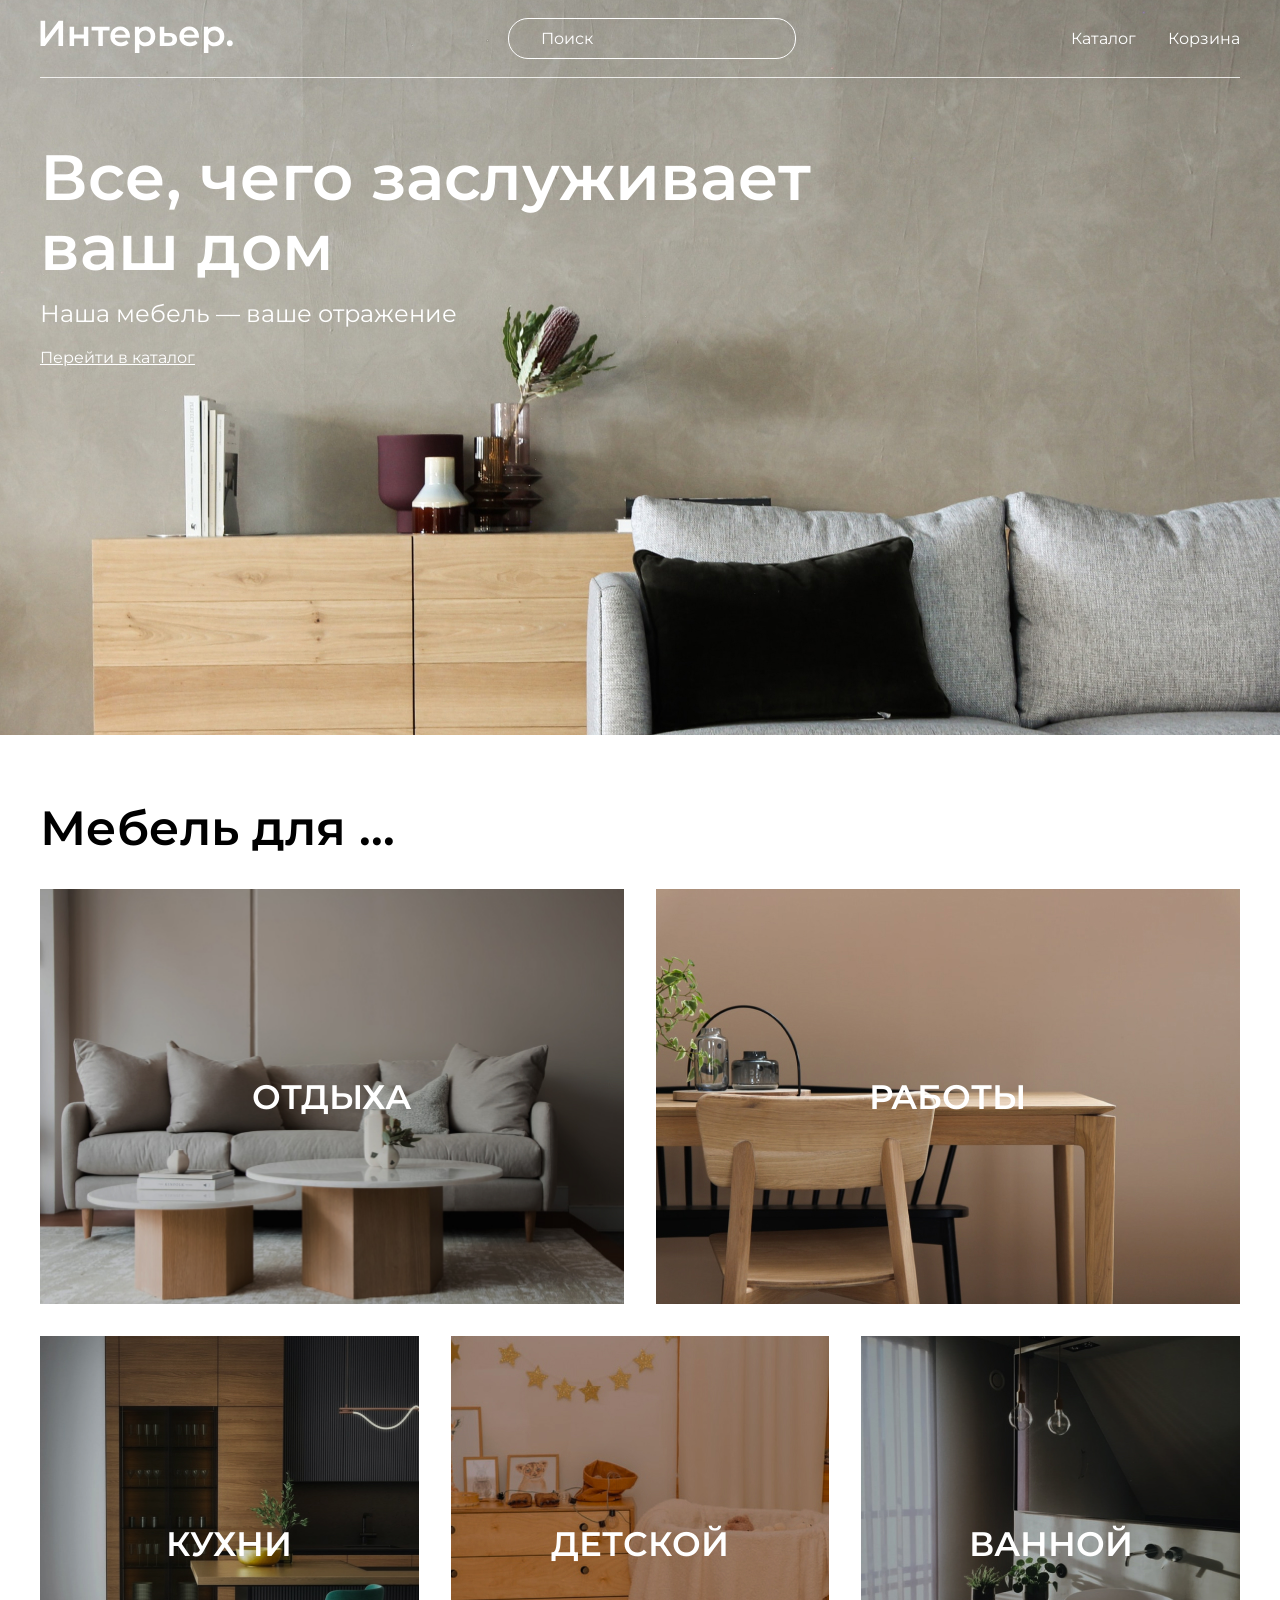
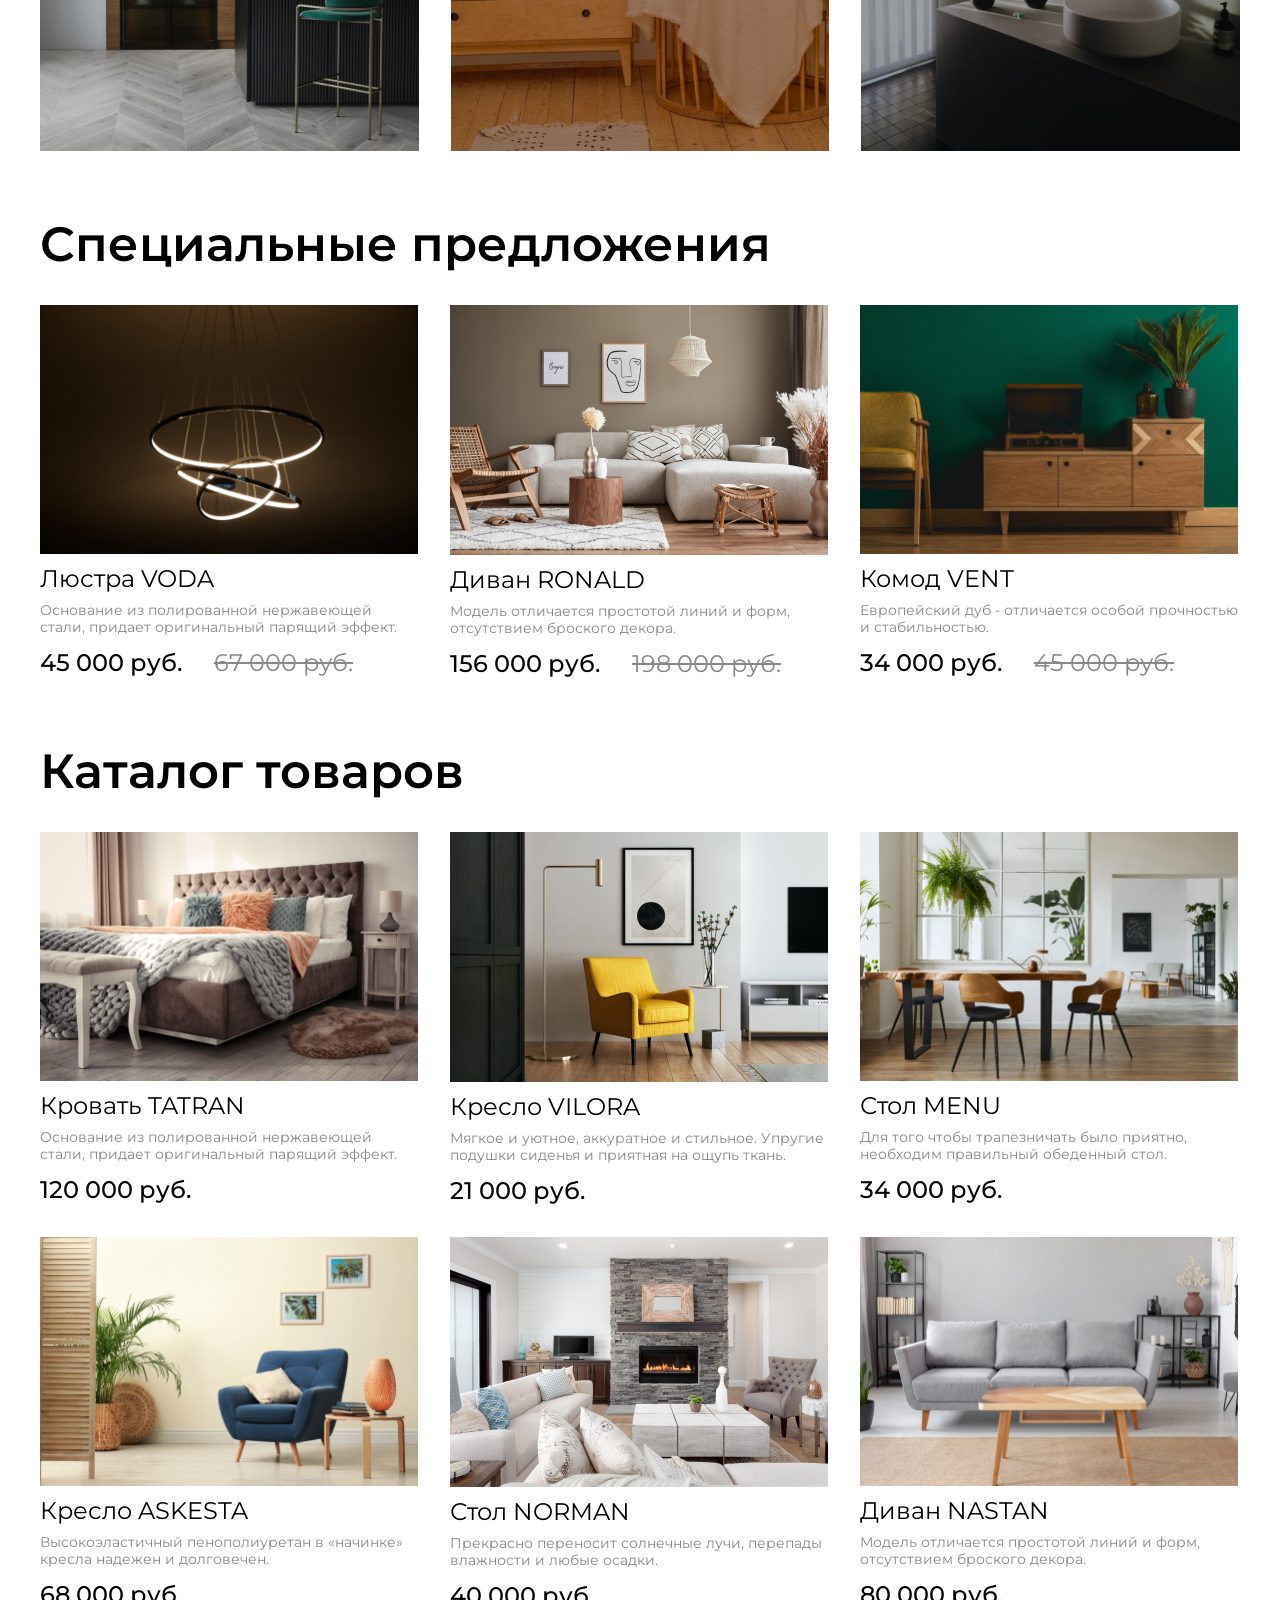
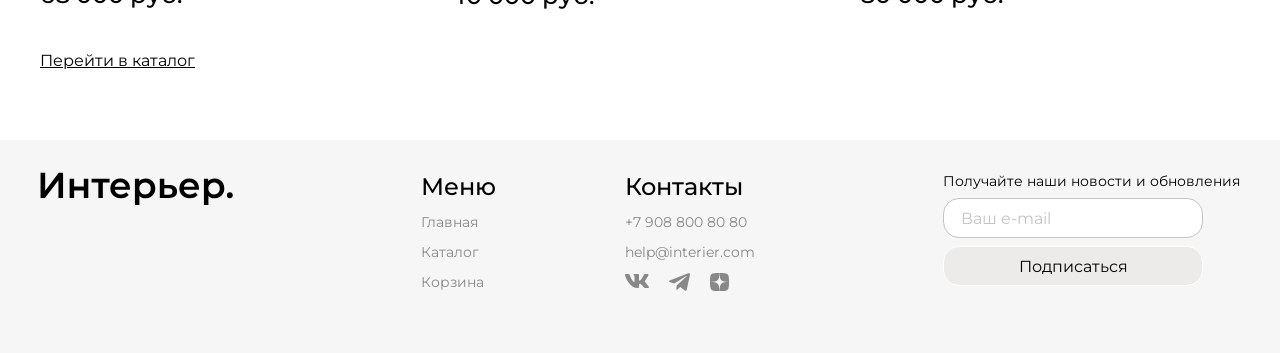
<file: index.html>
<!DOCTYPE html>
<html lang="ru">

<head>
    <meta charset="UTF-8">
    <meta name="viewport" content="width=device-width, initial-scale=1.0">
    <title>Главная - Мебель для дома</title>
    <link rel="preconnect" href="https://fonts.googleapis.com">
    <link rel="preconnect" href="https://fonts.gstatic.com" crossorigin>
    <link href="https://fonts.googleapis.com/css2?family=Montserrat:wght@400;500;600&display=swap" rel="stylesheet">
    <link rel="stylesheet" href="style.css">
</head>

<body>
    <div class="hero hero_main center">
        <header class="header">
            <a class="header__logo" href="index.html">
                <img src="img/logo.svg" alt="Логотип">
            </a>
            <input class="header__search" placeholder="Поиск" type="text">
            <nav class="header__nav">
                <a class="header__link" href="catalog.html">Каталог</a>
                <a class="header__link" href="cart.html">Корзина</a>
            </nav>
        </header>

        <section class="hero__content">
            <h1 class="hero__title hero__title_main">Все, чего заслуживает ваш дом</h1>
            <p class="hero__text">Наша мебель — ваше отражение</p>
            <a class="hero__link" href="catalog.html">Перейти в каталог</a>
        </section>
    </div>

    <div class="center">
        <h2 class="section__title">Мебель для ...</h2>
        <div class="categories">
            <div class="categories__item categories__item_large categories__item_living-room">ОТДЫХА</div>
            <div class="categories__item categories__item_large categories__item_office">РАБОТЫ</div>
            <div class="categories__item categories__item_kitchen">КУХНИ</div>
            <div class="categories__item categories__item_kids">ДЕТСКОЙ</div>
            <div class="categories__item categories__item_bathroom">ВАННОЙ</div>
        </div>
    </div>

    <div class="products products_main center">
        <h2 class="section__title">Специальные предложения</h2>
        <section class="product__content">
            <article class="product">
                <img src="img/VODA.jpg" alt="Люстра VODA" class="product__image">
                <a class="product__name" href="catalog.html">Люстра VODA</a>
                <p class="product__description">Основание из полированной нержавеющей стали, придает оригинальный парящий эффект.</p>
                <div class="product__prices">
                    <p class="product__price product__price_new">45 000 руб.</p>
                    <p class="product__price">67 000 руб.</p>
                </div>
            </article>
            <article class="product">
                <img src="img/RONALD.jpg" alt="Диван RONALD" class="product__image">
                <a class="product__name" href="catalog.html">Диван RONALD</a>
                <p class="product__description">Модель отличается простотой линий и форм, отсутствием броского декора.</p>
                <div class="product__prices">
                    <p class="product__price product__price_new">156 000 руб.</p>
                    <p class="product__price">198 000 руб.</p>
                </div>
            </article>
            <article class="product">
                <img src="img/VENT.jpg" alt="Комод VENT" class="product__image">
                <a class="product__name" href="catalog.html">Комод VENT</a>
                <p class="product__description">Европейский дуб - отличается особой прочностью и стабильностью.</p>
                <div class="product__prices">
                    <p class="product__price product__price_new">34 000 руб.</p>
                    <p class="product__price">45 000 руб.</p>
                </div>
            </article>
        </section>

        <h2 class="section__title">Каталог товаров</h2>
        <section class="product__content">
            <article class="product">
                <img src="img/TATRAN.jpg" alt="Кровать TATRAN" class="product__image">
                <a class="product__name" href="catalog.html">Кровать TATRAN</a>
                <p class="product__description">Основание из полированной нержавеющей стали, придает оригинальный парящий эффект.</p>
                <p class="product__price product__price_new">120 000 руб.</p>
            </article>
            <article class="product">
                <img src="img/VILORA.jpg" alt="Кресло VILORA" class="product__image">
                <a class="product__name" href="catalog.html">Кресло VILORA</a>
                <p class="product__description">Мягкое и уютное, аккуратное и стильное. Упругие подушки сиденья и приятная на ощупь ткань.</p>
                <p class="product__price product__price_new">21 000 руб.</p>
            </article>
            <article class="product">
                <img src="img/MENU.jpg" alt="Стол MENU" class="product__image">
                <a class="product__name" href="catalog.html">Стол MENU</a>
                <p class="product__description">Для того чтобы трапезничать было приятно, необходим правильный обеденный стол.</p>
                <p class="product__price product__price_new">34 000 руб.</p>
            </article>
            <article class="product">
                <img src="img/ASKESTA.jpg" alt="Кресло ASKESTA" class="product__image">
                <a class="product__name" href="catalog.html">Кресло ASKESTA</a>
                <p class="product__description">Высокоэластичный пенополиуретан в «начинке» кресла надежен и долговечен.</p>
                <p class="product__price product__price_new">68 000 руб.</p>
            </article>
            <article class="product">
                <img src="img/NORMAN.jpg" alt="Стол NORMAN" class="product__image">
                <a class="product__name" href="catalog.html">Стол NORMAN</a>
                <p class="product__description">Прекрасно переносит солнечные лучи, перепады влажности и любые осадки.</p>
                <p class="product__price product__price_new">40 000 руб.</p>
            </article>
            <article class="product">
                <img src="img/NASTAN.jpg" alt="Диван NASTAN" class="product__image">
                <a class="product__name" href="catalog.html">Диван NASTAN</a>
                <p class="product__description">Модель отличается простотой линий и форм, отсутствием броского декора.</p>
                <p class="product__price product__price_new">80 000 руб.</p>
            </article>
        </section>
    </div>

    <div class="links links_main center">
        <a class="section__link" href="catalog.html">Перейти в каталог</a>
    </div>

    <footer class="footer center">
        <a class="footer__logo" href="index.html">
            <img src="img/logo-footer.svg" alt="Логотип">
        </a>
        <div class="footer__content">
            <div class="footer__section">
                <h4 class="footer__title">Меню</h4>
                <nav class="footer__nav">
                    <a class="footer__link" href="index.html">Главная</a>
                    <a class="footer__link" href="catalog.html">Каталог</a>
                    <a class="footer__link" href="cart.html">Корзина</a>
                </nav>
            </div>

            <div class="footer__section">
                <h4 class="footer__title">Контакты</h4>
                <a class="footer__link" href="tel:+79088008080">+7 908 800 80 80</a>
                <a class="footer__link" href="mailto:help@interier.com">help@interier.com</a>
                <div class="footer__social">
                    <a class="footer__social-link" href="https://vk.com" target="_blank" rel="noopener">
                        <img src="img/vk.svg" alt="ВКонтакте">
                    </a>
                    <a class="footer__social-link" href="https://t.me" target="_blank" rel="noopener">
                        <img src="img/telegram.svg" alt="Telegram">
                    </a>
                    <a class="footer__social-link" href="https://dzen.ru" target="_blank" rel="noopener">
                        <img src="img/dzen.svg" alt="Дзен">
                    </a>
                </div>
            </div>
        </div>

        <form class="footer__subscribe" action="#" method="post">
            <p class="footer__subscribe-text">Получайте наши новости и обновления</p>
            <input class="footer__input" placeholder="Ваш e-mail" type="email" name="email" required>
            <button class="footer__submit" type="submit">Подписаться</button>
        </form>
    </footer>
</body>
</html>
</file>
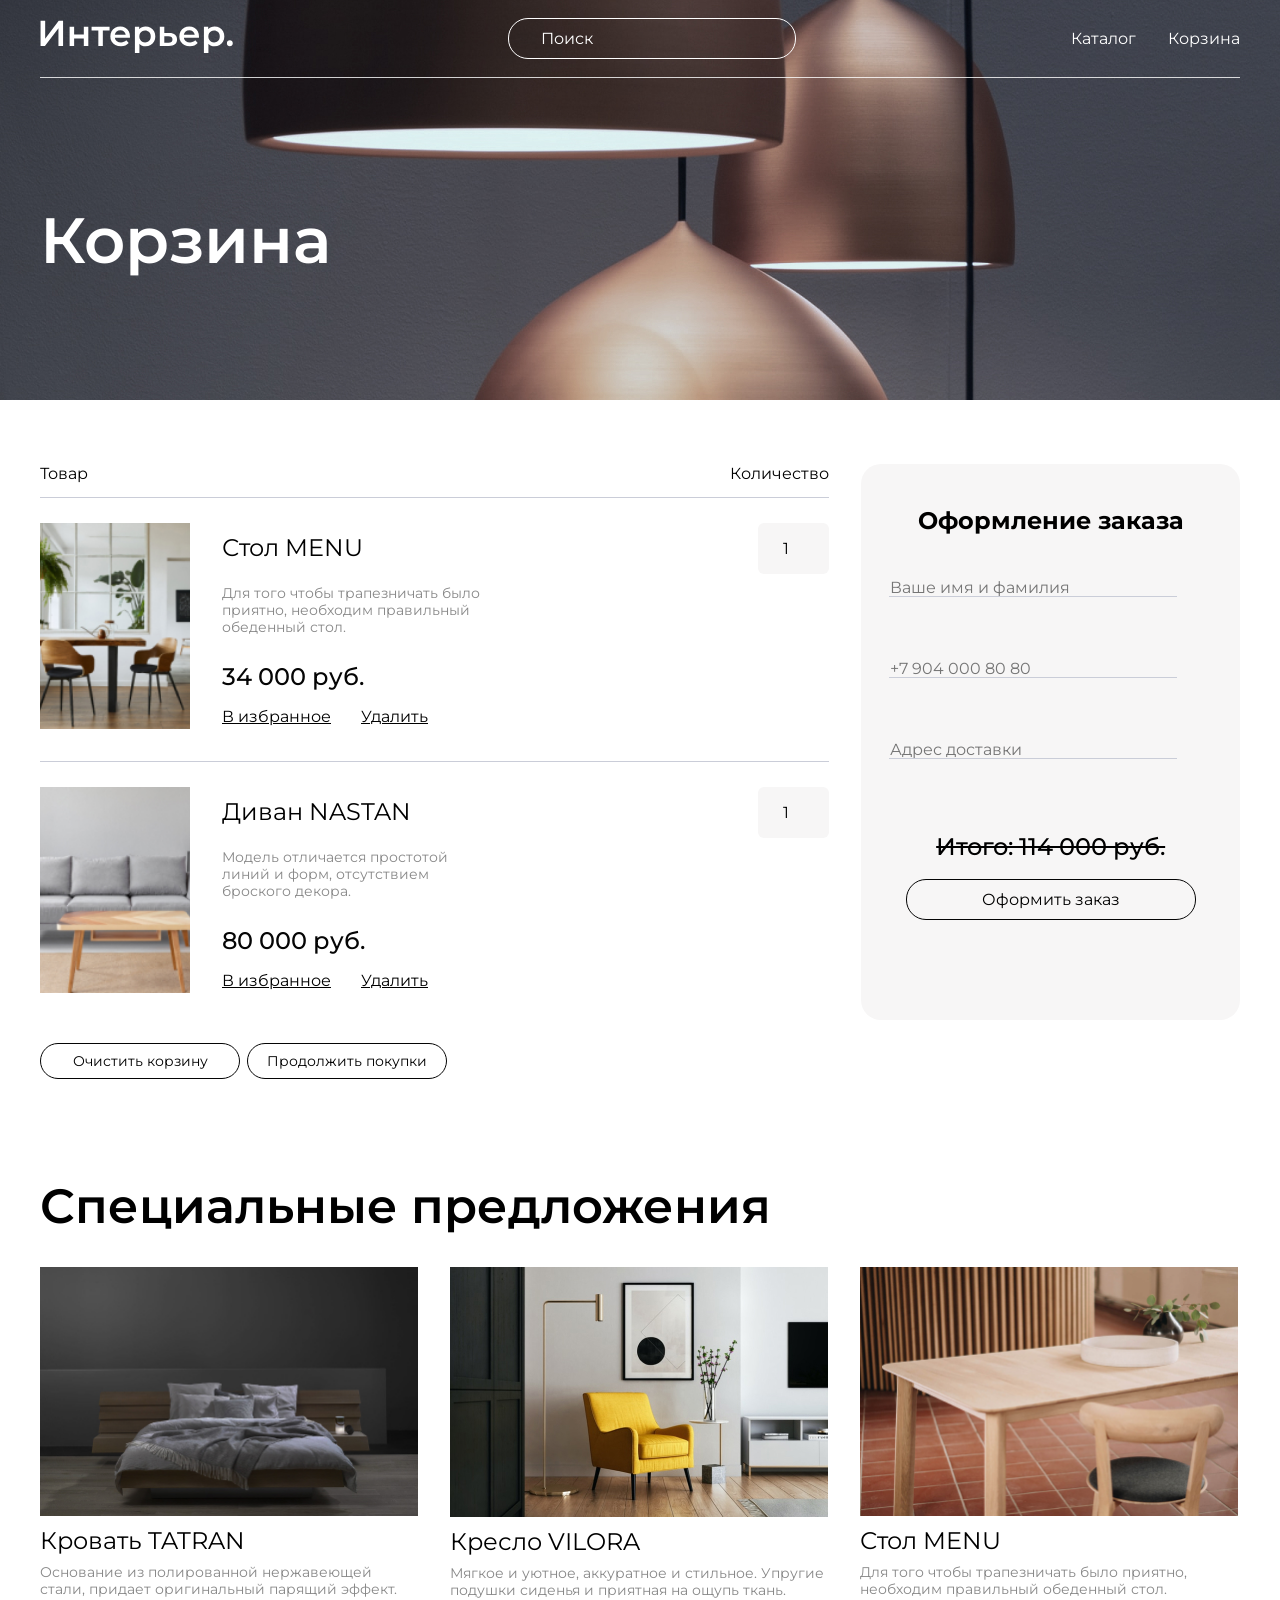
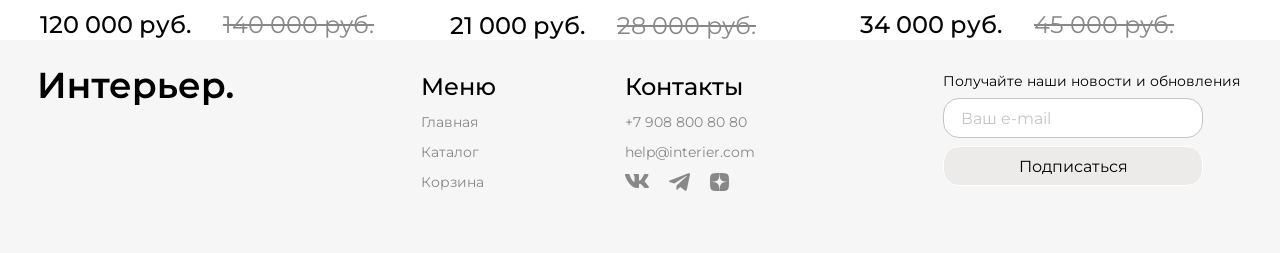
<file: cart.html>
<!DOCTYPE html>
<html lang="ru">

<head>
    <meta charset="UTF-8">
    <meta name="viewport" content="width=device-width, initial-scale=1.0">
    <title>Корзина</title>
    <link rel="preconnect" href="https://fonts.googleapis.com">
    <link rel="preconnect" href="https://fonts.gstatic.com" crossorigin>
    <link href="https://fonts.googleapis.com/css2?family=Montserrat:wght@400;500;600&display=swap" rel="stylesheet">
    <link rel="stylesheet" href="style.css">
</head>

<body>
    <div class="cart-page__hero center">
        <header class="header">
            <a class="header__logo" href="index.html">
                <img src="img/logo.svg" alt="Логотип">
            </a>
            <input class="header__search" placeholder="Поиск" type="text">
            <nav class="header__nav">
                <a class="header__link" href="catalog.html">Каталог</a>
                <a class="header__link" href="cart.html">Корзина</a>
            </nav>
        </header>

        <section class="hero__content">
            <h1 class="cart-page__title">Корзина</h1>
        </section>
    </div>

    <div class="cart center">
        <div class="cart__content">
            <div class="cart__header">
                <p>Товар</p>
                <p>Количество</p>
            </div>

            <div class="cart__item">
                <div class="cart__product">
                    <img src="img/MENU_4_4.jpg" alt="Стол MENU" class="cart__image">
                    <div class="cart__info">
                        <h3 class="product__name">Стол MENU</h3>
                        <p class="product__description">Для того чтобы трапезничать было приятно, необходим правильный обеденный стол.</p>
                        <p class="product__price product__price_new">34 000 руб.</p>
                        <div class="cart__actions">
                            <a class="cart__action" href="#">В избранное</a>
                            <a class="cart__action" href="#">Удалить</a>
                        </div>
                    </div>
                </div>
                <input type="number" value="1" min="1" class="cart__quantity" aria-label="Количество">
            </div>

            <div class="cart__item">
                <div class="cart__product">
                    <img src="img/sofa_4_4.jpg" alt="Диван NASTAN" class="cart__image">
                    <div class="cart__info">
                        <h3 class="product__name">Диван NASTAN</h3>
                        <p class="product__description">Модель отличается простотой линий и форм, отсутствием броского декора.</p>
                        <p class="product__price product__price_new">80 000 руб.</p>
                        <div class="cart__actions">
                            <a class="cart__action" href="#">В избранное</a>
                            <a class="cart__action" href="#">Удалить</a>
                        </div>
                    </div>
                </div>
                <input type="number" value="1" min="1" class="cart__quantity" aria-label="Количество">
            </div>

            <div class="cart__controls">
                <button class="button button_secondary" type="button">Очистить корзину</button>
                <a class="button button_secondary" href="catalog.html">Продолжить покупки</a>
            </div>
        </div>

        <div class="cart__form">
            <h2 class="cart__form-header">Оформление заказа</h2>
            <form action="#" method="post">
                <div class="cart__fields">
                    <div class="cart__field-group">
                        <input type="text" placeholder="Ваше имя и фамилия" class="cart__field" name="name" required>
                        <input type="tel" placeholder="+7 904 000 80 80" class="cart__field" name="phone" required>
                        <input type="text" placeholder="Адрес доставки" class="cart__field" name="address" required>
                    </div>
                </div>

                <div class="cart__total">
                    <p class="product__price product__price_cart product__price_bold">Итого: 114 000 руб.</p>
                    <button class="button button_primary button_bottom-margin" type="submit">Оформить заказ</button>
                </div>
            </form>
        </div>
    </div>

    <div class="products center cart_spacing">
        <h2 class="section__title">Специальные предложения</h2>
        <section class="product__content">
            <article class="product">
                <img src="img/bedTATRAN.jpg" alt="Кровать TATRAN" class="product__image">
                <a class="product__name" href="catalog.html">Кровать TATRAN</a>
                <p class="product__description">Основание из полированной нержавеющей стали, придает оригинальный парящий эффект.</p>
                <div class="product__prices">
                    <p class="product__price product__price_new">120 000 руб.</p>
                    <p class="product__price">140 000 руб.</p>
                </div>
            </article>
            <article class="product">
                <img src="img/VILORA.jpg" alt="Кресло VILORA" class="product__image">
                <a class="product__name" href="catalog.html">Кресло VILORA</a>
                <p class="product__description">Мягкое и уютное, аккуратное и стильное. Упругие подушки сиденья и приятная на ощупь ткань.</p>
                <div class="product__prices">
                    <p class="product__price product__price_new">21 000 руб.</p>
                    <p class="product__price">28 000 руб.</p>
                </div>
            </article>
            <article class="product">
                <img src="img/tableMENU.jpg" alt="Стол MENU" class="product__image">
                <a class="product__name" href="catalog.html">Стол MENU</a>
                <p class="product__description">Для того чтобы трапезничать было приятно, необходим правильный обеденный стол.</p>
                <div class="product__prices">
                    <p class="product__price product__price_new">34 000 руб.</p>
                    <p class="product__price">45 000 руб.</p>
                </div>
            </article>
        </section>
    </div>

    <footer class="footer center">
        <a class="footer__logo" href="index.html">
            <img src="img/logo-footer.svg" alt="Логотип">
        </a>
        <div class="footer__content">
            <div class="footer__section">
                <h4 class="footer__title">Меню</h4>
                <nav class="footer__nav">
                    <a class="footer__link" href="index.html">Главная</a>
                    <a class="footer__link" href="catalog.html">Каталог</a>
                    <a class="footer__link" href="cart.html">Корзина</a>
                </nav>
            </div>
            <div class="footer__section">
                <h4 class="footer__title">Контакты</h4>
                <a class="footer__link" href="tel:+79088008080">+7 908 800 80 80</a>
                <a class="footer__link" href="mailto:help@interier.com">help@interier.com</a>
                <div class="footer__social">
                    <a class="footer__social-link" href="https://vk.com" target="_blank" rel="noopener">
                        <img src="img/vk.svg" alt="ВКонтакте">
                    </a>
                    <a class="footer__social-link" href="https://t.me" target="_blank" rel="noopener">
                        <img src="img/telegram.svg" alt="Telegram">
                    </a>
                    <a class="footer__social-link" href="https://dzen.ru" target="_blank" rel="noopener">
                        <img src="img/dzen.svg" alt="Дзен">
                    </a>
                </div>
            </div>
        </div>

        <form class="footer__subscribe" action="#" method="post">
            <p class="footer__subscribe-text">Получайте наши новости и обновления</p>
            <input class="footer__input" placeholder="Ваш e-mail" type="email" name="email" required>
            <button class="footer__submit" type="submit">Подписаться</button>
        </form>
    </footer>
</body>
</html>
</file>
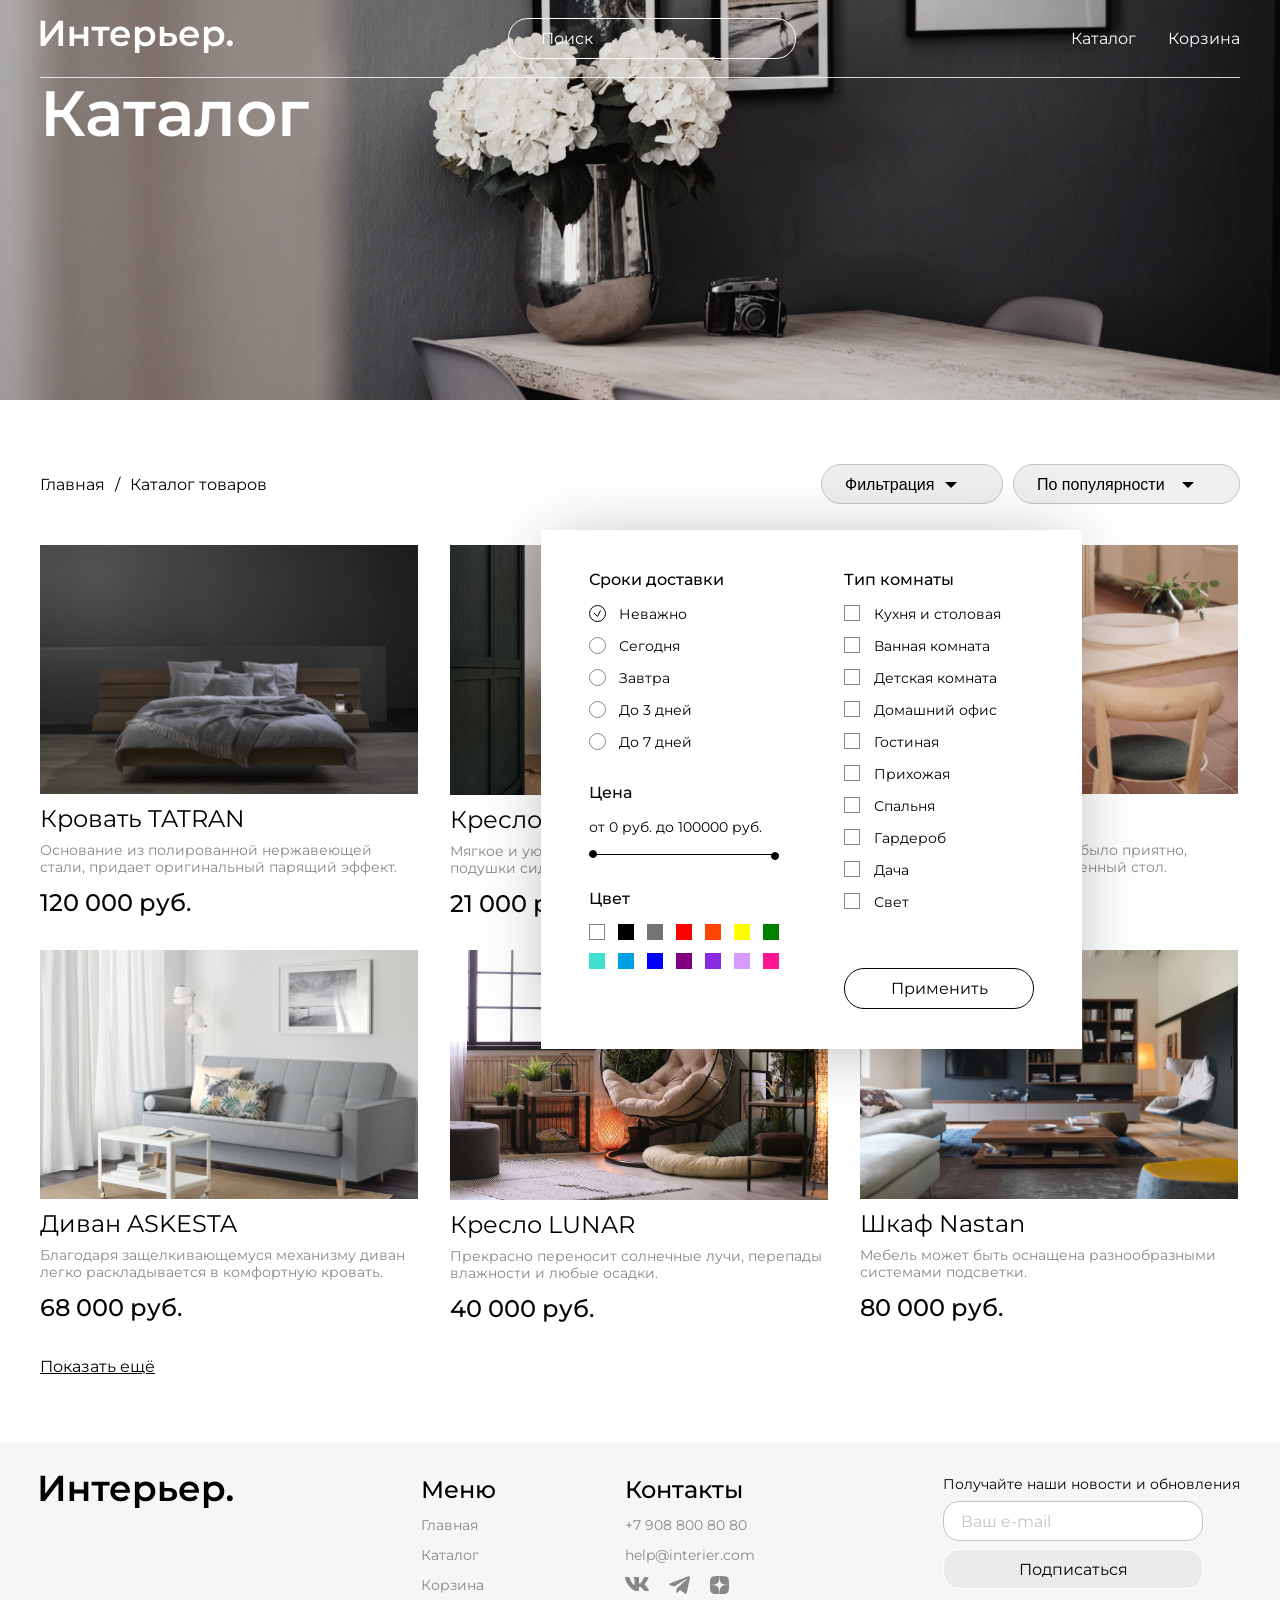
<file: catalog.html>
<!DOCTYPE html>
<html lang="ru">

<head>
    <meta charset="UTF-8">
    <meta name="viewport" content="width=device-width, initial-scale=1.0">
    <title>Каталог товаров</title>
    <link rel="preconnect" href="https://fonts.googleapis.com">
    <link rel="preconnect" href="https://fonts.gstatic.com" crossorigin>
    <link href="https://fonts.googleapis.com/css2?family=Montserrat:wght@400;500;600&display=swap" rel="stylesheet">
    <link rel="stylesheet" href="style.css">
</head>

<body>
    <div class="hero hero_catalog center">
        <header class="header">
            <a class="header__logo" href="index.html">
                <img src="img/logo.svg" alt="Логотип">
            </a>
            <input class="header__search" placeholder="Поиск" type="text">
            <nav class="header__nav">
                <a class="header__link" href="catalog.html">Каталог</a>
                <a class="header__link" href="cart.html">Корзина</a>
            </nav>
        </header>

        <section class="hero__content">
            <h1 class="hero__title hero__title_catalog">Каталог</h1>
        </section>
    </div>

    <div class="panel center">
        <nav class="panel__breadcrumbs" aria-label="Хлебные крошки">
            <a class="panel__breadcrumb" href="index.html">Главная</a>
            <span>/</span>
            <span class="panel__breadcrumb">Каталог товаров</span>
        </nav>
        <div class="panel__filters">
            <form class="filter" action="#" method="get">
                <select class="filter__select filter__select_main" name="category" aria-label="Фильтрация по категории">
                    <option value="">Фильтрация</option>
                    <option value="beds">Кровати</option>
                    <option value="sofas">Диваны</option>
                    <option value="chairs">Кресла</option>
                    <option value="tables">Столы</option>
                    <option value="lighting">Освещение</option>
                </select>
            </form>
            <form class="filter" action="#" method="get">
                <select class="filter__select filter__select_sort" name="sort" aria-label="Сортировка">
                    <option value="popular">По популярности</option>
                    <option value="new">Сначала новые</option>
                    <option value="price-asc">Цена: по возрастанию</option>
                    <option value="price-desc">Цена: по убыванию</option>
                </select>
            </form>
            <form class="filter__form" action="#" method="get">
                <div class="filter__content">
                    <div class="filter__group">
                        <fieldset class="filter__fieldset">
                            <legend class="filter__legend">Сроки доставки</legend>
                            <div class="radio">
                                <input class="radio__input" type="radio" name="delivery-time" id="any" value="any" checked>
                                <label class="radio__label" for="any">Неважно</label>
                            </div>
                            <div class="radio">
                                <input class="radio__input" type="radio" name="delivery-time" id="today" value="today">
                                <label class="radio__label" for="today">Сегодня</label>
                            </div>
                            <div class="radio">
                                <input class="radio__input" type="radio" name="delivery-time" id="tomorrow" value="tomorrow">
                                <label class="radio__label" for="tomorrow">Завтра</label>
                            </div>
                            <div class="radio">
                                <input class="radio__input" type="radio" name="delivery-time" id="three-days" value="three-days">
                                <label class="radio__label" for="three-days">До 3 дней</label>
                            </div>
                            <div class="radio">
                                <input class="radio__input" type="radio" name="delivery-time" id="seven-days" value="seven-days">
                                <label class="radio__label" for="seven-days">До 7 дней</label>
                            </div>
                        </fieldset>

                        <fieldset class="filter__fieldset">
                            <legend class="filter__legend">Цена</legend>
                            <div class="range">
                                <label class="range__label" for="price-min">от 0 руб. до 100000 руб.</label>
                                <div class="range__slider">
                                    <input class="range__input" type="range" id="price-min" name="price-min" min="0" max="100000" value="0">
                                    <input class="range__input" type="range" id="price-max" name="price-max" min="0" max="100000" value="100000">
                                </div>
                            </div>
                        </fieldset>

                        <fieldset class="filter__fieldset">
                            <legend class="filter__legend">Цвет</legend>
                            <div class="colors">
                                <div class="colors__item checkbox">
                                    <input class="checkbox__input" type="checkbox" id="color-white" name="color" value="white">
                                    <label class="checkbox__label checkbox__label--white" for="color-white"><span class="visually-hidden">Белый</span></label>
                                </div>
                                <div class="colors__item checkbox">
                                    <input class="checkbox__input" type="checkbox" id="color-black" name="color" value="black">
                                    <label class="checkbox__label checkbox__label--black" for="color-black"><span class="visually-hidden">Чёрный</span></label>
                                </div>
                                <div class="colors__item checkbox">
                                    <input class="checkbox__input" type="checkbox" id="color-gray" name="color" value="gray">
                                    <label class="checkbox__label checkbox__label--gray" for="color-gray"><span class="visually-hidden">Серый</span></label>
                                </div>
                                <div class="colors__item checkbox">
                                    <input class="checkbox__input" type="checkbox" id="color-red" name="color" value="red">
                                    <label class="checkbox__label checkbox__label--red" for="color-red"><span class="visually-hidden">Красный</span></label>
                                </div>
                                <div class="colors__item checkbox">
                                    <input class="checkbox__input" type="checkbox" id="color-orange" name="color" value="orange">
                                    <label class="checkbox__label checkbox__label--orange" for="color-orange"><span class="visually-hidden">Оранжевый</span></label>
                                </div>
                                <div class="colors__item checkbox">
                                    <input class="checkbox__input" type="checkbox" id="color-yellow" name="color" value="yellow">
                                    <label class="checkbox__label checkbox__label--yellow" for="color-yellow"><span class="visually-hidden">Жёлтый</span></label>
                                </div>
                                <div class="colors__item checkbox">
                                    <input class="checkbox__input" type="checkbox" id="color-green" name="color" value="green">
                                    <label class="checkbox__label checkbox__label--green" for="color-green"><span class="visually-hidden">Зелёный</span></label>
                                </div>
                                <div class="colors__item checkbox">
                                    <input class="checkbox__input" type="checkbox" id="color-turquoise" name="color" value="turquoise">
                                    <label class="checkbox__label checkbox__label--turquoise" for="color-turquoise"><span class="visually-hidden">Бирюзовый</span></label>
                                </div>
                                <div class="colors__item checkbox">
                                    <input class="checkbox__input" type="checkbox" id="color-light-blue" name="color" value="light-blue">
                                    <label class="checkbox__label checkbox__label--light-blue" for="color-light-blue"><span class="visually-hidden">Голубой</span></label>
                                </div>
                                <div class="colors__item checkbox">
                                    <input class="checkbox__input" type="checkbox" id="color-blue" name="color" value="blue">
                                    <label class="checkbox__label checkbox__label--blue" for="color-blue"><span class="visually-hidden">Синий</span></label>
                                </div>
                                <div class="colors__item checkbox">
                                    <input class="checkbox__input" type="checkbox" id="color-violet" name="color" value="violet">
                                    <label class="checkbox__label checkbox__label--violet" for="color-violet"><span class="visually-hidden">Фиолетовый</span></label>
                                </div>
                                <div class="colors__item checkbox">
                                    <input class="checkbox__input" type="checkbox" id="color-purple" name="color" value="purple">
                                    <label class="checkbox__label checkbox__label--purple" for="color-purple"><span class="visually-hidden">Пурпурный</span></label>
                                </div>
                                <div class="colors__item checkbox">
                                    <input class="checkbox__input" type="checkbox" id="color-lilac" name="color" value="lilac">
                                    <label class="checkbox__label checkbox__label--lilac" for="color-lilac"><span class="visually-hidden">Сиреневый</span></label>
                                </div>
                                <div class="colors__item checkbox">
                                    <input class="checkbox__input" type="checkbox" id="color-pink" name="color" value="pink">
                                    <label class="checkbox__label checkbox__label--pink" for="color-pink"><span class="visually-hidden">Розовый</span></label>
                                </div>
                            </div>
                        </fieldset>
                    </div>

                    <div>
                        <fieldset class="filter__fieldset">
                            <legend class="filter__legend">Тип комнаты</legend>
                            <div class="checkbox">
                                <input class="checkbox__input" type="checkbox" id="kitchen-dining" name="room-type" value="kitchen-dining">
                                <label class="checkbox__label" for="kitchen-dining">Кухня и столовая</label>
                            </div>
                            <div class="checkbox">
                                <input class="checkbox__input" type="checkbox" id="bathroom" name="room-type" value="bathroom">
                                <label class="checkbox__label" for="bathroom">Ванная комната</label>
                            </div>
                            <div class="checkbox">
                                <input class="checkbox__input" type="checkbox" id="kids-room" name="room-type" value="kids-room">
                                <label class="checkbox__label" for="kids-room">Детская комната</label>
                            </div>
                            <div class="checkbox">
                                <input class="checkbox__input" type="checkbox" id="home-office" name="room-type" value="home-office">
                                <label class="checkbox__label" for="home-office">Домашний офис</label>
                            </div>
                            <div class="checkbox">
                                <input class="checkbox__input" type="checkbox" id="living-room" name="room-type" value="living-room">
                                <label class="checkbox__label" for="living-room">Гостиная</label>
                            </div>
                            <div class="checkbox">
                                <input class="checkbox__input" type="checkbox" id="hall" name="room-type" value="hall">
                                <label class="checkbox__label" for="hall">Прихожая</label>
                            </div>
                            <div class="checkbox">
                                <input class="checkbox__input" type="checkbox" id="bedroom" name="room-type" value="bedroom">
                                <label class="checkbox__label" for="bedroom">Спальня</label>
                            </div>
                            <div class="checkbox">
                                <input class="checkbox__input" type="checkbox" id="wardrobe" name="room-type" value="wardrobe">
                                <label class="checkbox__label" for="wardrobe">Гардероб</label>
                            </div>
                            <div class="checkbox">
                                <input class="checkbox__input" type="checkbox" id="dacha" name="room-type" value="dacha">
                                <label class="checkbox__label" for="dacha">Дача</label>
                            </div>
                            <div class="checkbox">
                                <input class="checkbox__input" type="checkbox" id="light" name="room-type" value="light">
                                <label class="checkbox__label" for="light">Свет</label>
                            </div>
                        </fieldset>
                    </div>
                </div>
                <button type="submit" class="filter__submit">Применить</button>
            </form>
        </div>
    </div>

    <div class="products products_catalog center">
        <section class="product__content">
            <article class="product">
                <img src="img/bedTATRAN.jpg" alt="Кровать TATRAN" class="product__image">
                <a class="product__name" href="catalog.html">Кровать TATRAN</a>
                <p class="product__description">Основание из полированной нержавеющей стали, придает оригинальный парящий эффект.</p>
                <p class="product__price product__price_new">120 000 руб.</p>
            </article>
            <article class="product">
                <img src="img/VILORA.jpg" alt="Кресло VILORA" class="product__image">
                <a class="product__name" href="catalog.html">Кресло VILORA</a>
                <p class="product__description">Мягкое и уютное, аккуратное и стильное. Упругие подушки сиденья и приятная на ощупь ткань.</p>
                <p class="product__price product__price_new">21 000 руб.</p>
            </article>
            <article class="product">
                <img src="img/tableMENU.jpg" alt="Стол MENU" class="product__image">
                <a class="product__name" href="catalog.html">Стол MENU</a>
                <p class="product__description">Для того чтобы трапезничать было приятно, необходим правильный обеденный стол.</p>
                <p class="product__price product__price_new">34 000 руб.</p>
            </article>
            <article class="product">
                <img src="img/sofaASKESTA.jpg" alt="Диван ASKESTA" class="product__image">
                <a class="product__name" href="catalog.html">Диван ASKESTA</a>
                <p class="product__description">Благодаря защелкивающемуся механизму диван легко раскладывается в комфортную кровать.</p>
                <p class="product__price product__price_new">68 000 руб.</p>
            </article>
            <article class="product">
                <img src="img/LUNAR.jpg" alt="Кресло LUNAR" class="product__image">
                <a class="product__name" href="catalog.html">Кресло LUNAR</a>
                <p class="product__description">Прекрасно переносит солнечные лучи, перепады влажности и любые осадки.</p>
                <p class="product__price product__price_new">40 000 руб.</p>
            </article>
            <article class="product">
                <img src="img/cupboardNASTAN.jpg" alt="Шкаф Nastan" class="product__image">
                <a class="product__name" href="catalog.html">Шкаф Nastan</a>
                <p class="product__description">Мебель может быть оснащена разнообразными системами подсветки.</p>
                <p class="product__price product__price_new">80 000 руб.</p>
            </article>
        </section>
    </div>

    <div class="links links_catalog center">
        <a class="section__link" href="#">Показать ещё</a>
    </div>

    <footer class="footer center">
        <a class="footer__logo" href="index.html">
            <img src="img/logo-footer.svg" alt="Логотип">
        </a>
        <div class="footer__content">
            <div class="footer__section">
                <h4 class="footer__title">Меню</h4>
                <nav class="footer__nav">
                    <a class="footer__link" href="index.html">Главная</a>
                    <a class="footer__link" href="catalog.html">Каталог</a>
                    <a class="footer__link" href="cart.html">Корзина</a>
                </nav>
            </div>
            <div class="footer__section">
                <h4 class="footer__title">Контакты</h4>
                <a class="footer__link" href="tel:+79088008080">+7 908 800 80 80</a>
                <a class="footer__link" href="mailto:help@interier.com">help@interier.com</a>
                <div class="footer__social">
                    <a class="footer__social-link" href="https://vk.com" target="_blank" rel="noopener">
                        <img src="img/vk.svg" alt="ВКонтакте">
                    </a>
                    <a class="footer__social-link" href="https://t.me" target="_blank" rel="noopener">
                        <img src="img/telegram.svg" alt="Telegram">
                    </a>
                    <a class="footer__social-link" href="https://dzen.ru" target="_blank" rel="noopener">
                        <img src="img/dzen.svg" alt="Дзен">
                    </a>
                </div>
            </div>
        </div>

        <form class="footer__subscribe" action="#" method="post">
            <p class="footer__subscribe-text">Получайте наши новости и обновления</p>
            <input class="footer__input" placeholder="Ваш e-mail" type="email" name="email" required>
            <button class="footer__submit" type="submit">Подписаться</button>
        </form>
    </footer>
</body>
</html>
</file>
<file: style.css>
@charset "UTF-8";
:root {
  --color-text: #FFFFFF;
  --color-black: #000000;
  --color-gray: #888888;
  --color-light-gray: #C4C4C4;
  --color-bg-footer: #F7F6F6;
  --width-site: 1200px;
  --gap: 32px;
}

* {
  margin: 0;
  padding: 0;
}

body {
  font-family: "Montserrat", sans-serif;
}

a {
  text-decoration: none;
}

input {
  font-family: Montserrat, sans-serif;
  font-size: 16px;
}

.center {
  padding-left: calc(50% - 600px);
  padding-right: calc(50% - 600px);
}

.header {
  height: 77px;
  display: flex;
  flex-wrap: wrap;
  justify-content: space-between;
  align-items: center;
  border-bottom: 0.5px solid rgba(255, 255, 255, 0.8);
}

.header__logo {
  display: block;
}

.header__search {
  width: 288px;
  height: 41px;
  border-radius: 20px;
  border: 1px solid var(--color-text);
  box-sizing: border-box;
  background-color: transparent;
  outline: none;
  color: var(--color-text);
  font-size: 16px;
  font-style: normal;
  font-weight: 400;
  line-height: normal;
  padding-left: 32px;
  padding-right: 32px;
  font: inherit;
}

.header__search::placeholder {
  color: var(--color-text);
}

.header__nav {
  display: flex;
  gap: var(--gap);
}

.header__link {
  color: var(--color-text);
  font-size: 16px;
  font-style: normal;
  font-weight: 400;
  line-height: normal;
}

.header__link:hover {
  text-decoration: underline;
}

.hero {
  height: 735px;
  background-repeat: no-repeat;
  background-position: center;
  background-size: cover;
}

.hero_main {
  background-image: url(img/topback.jpg);
}

.hero_catalog {
  height: 400px;
  background-image: url(img/fon-3.jpg);
}

.hero__title {
  font-weight: 600;
  font-size: 64px;
  line-height: 70px;
  color: var(--color-text);
  font-style: normal;
}

.hero__title_main {
  padding-top: 64px;
  padding-bottom: 16px;
  width: 792px;
}

.hero__text {
  padding-bottom: 16px;
  font-size: 24px;
  line-height: 32px;
  color: var(--color-text);
  font-style: normal;
  font-weight: 400;
}

.hero__link {
  line-height: 24px;
  color: var(--color-text);
  font-size: 16px;
  font-style: normal;
  font-weight: 400;
  text-decoration-line: underline;
}

.section__title {
  padding-top: 64px;
  padding-bottom: var(--gap);
  color: var(--color-black);
  font-size: 48px;
  font-style: normal;
  font-weight: 600;
  line-height: normal;
}

.section__link {
  line-height: 24px;
  color: var(--color-black);
  font-size: 16px;
  font-style: normal;
  font-weight: 400;
  text-decoration-line: underline;
}

.section__link:hover {
  text-decoration: none;
  color: var(--color-gray);
}

.categories {
  display: grid;
  gap: var(--gap);
  grid-template-columns: repeat(12, 1fr);
}

.categories__item {
  height: 415px;
  grid-column: span 4;
  color: var(--color-text);
  font-size: 34px;
  font-style: normal;
  font-weight: 600;
  line-height: normal;
  display: flex;
  justify-content: center;
  align-items: center;
  background-repeat: no-repeat;
  background-position: center;
  background-size: cover;
}

.categories__item_large {
  grid-column: span 6;
}

.categories__item_living-room { background-image: url(img/for_1.jpg); }
.categories__item_office { background-image: url(img/for_2.jpg); }
.categories__item_kitchen { background-image: url(img/for_3.jpg); }
.categories__item_kids { background-image: url(img/for_4.jpg); }
.categories__item_bathroom { background-image: url(img/for_5.jpg); }

.panel {
  margin-top: 64px;
  margin-bottom: 41px;
  display: flex;
  justify-content: space-between;
  align-items: center;
}

.panel__breadcrumbs {
  display: flex;
  gap: 10px;
}

.panel__breadcrumb {
  color: var(--color-black);
  font-size: 16px;
  font-style: normal;
  font-weight: 400;
  line-height: normal;
}

.panel__filters {
  display: flex;
  gap: 10px;
}

.filter__select {
  height: 40px;
  appearance: none;
  border-radius: 20px;
  border: 1px solid var(--color-light-gray);
  color: var(--color-black);
  font-size: 16px;
  font-style: normal;
  font-weight: 500;
  line-height: normal;
  background-repeat: no-repeat;
  background-position: right 22px center;
  padding-left: 23px;
  cursor: pointer;
}

.filter__select_main {
  width: 182px;
  padding-right: 54px;
  background-image: url('data:image/svg+xml;utf8,<svg xmlns="http://www.w3.org/2000/svg" width="12" height="12" viewBox="0 0 12 12"><polygon points="0,4 6,10 12,4" fill="black"/></svg>');
  background-repeat: no-repeat;
  background-position: right 45px center;
}

.filter__select_sort {
  width: 227px;
  padding-right: 56px;
  background-image: url('data:image/svg+xml;utf8,<svg xmlns="http://www.w3.org/2000/svg" width="12" height="12" viewBox="0 0 12 12"><polygon points="0,4 6,10 12,4" fill="black"/></svg>');
  background-repeat: no-repeat;
  background-position: right 45px center;
}

.filter__form {
  position: absolute;
  top: 530px;
  left: 541px;
  z-index: 1;
  padding: 40px 48px;
  background: var(--color-text);
  box-shadow: 0px 4px 67px -12px rgba(0, 0, 0, 0.32);
  display: flex;
  flex-direction: column;
  align-items: start;
  box-sizing: border-box;
  width: 541px;
}

.filter__content {
  display: flex;
  flex-wrap: wrap;
  gap: 65px;
}

.filter__group {
  display: flex;
  flex-direction: column;
  gap: var(--gap);
}

.filter__fieldset {
  display: flex;
  flex-direction: column;
  gap: 14px;
  border: none;
}

.filter__legend {
  color: #050505;
  font-size: 16px;
  font-style: normal;
  font-weight: 500;
  line-height: normal;
  padding-bottom: 16px;
}

.filter__submit {
  color: var(--color-black);
  text-align: center;
  font-size: 16px;
  font-style: normal;
  font-weight: 400;
  line-height: normal;
  border-radius: 20px;
  border: 1px solid #040404;
  width: 190px;
  padding: 10px 76px;
  display: flex;
  justify-content: center;
  background-color: var(--color-text);
  align-self: flex-end;
  font-family: inherit;
  cursor: pointer;
}

.radio {
  display: flex;
  gap: 14px;
}

.radio__input {
  display: none;
}

.radio__label {
  color: var(--color-black);
  font-size: 14px;
  font-style: normal;
  font-weight: 400;
  line-height: normal;
  cursor: pointer;
  padding-left: 30px;
  position: relative;
}

.radio__label::before {
  content: "";
  width: 15px;
  height: 15px;
  border-radius: 50%;
  border: 1px solid var(--color-gray);
  background-color: var(--color-text);
  position: absolute;
  left: 0;
}

.radio__input:checked + .radio__label::before {
  border-color: var(--color-black);
  background-image: url(img/tick.svg);
  background-repeat: no-repeat;
  background-position: center;
  background-size: cover;
}

.range {
  display: flex;
  flex-direction: column;
  gap: 14px;
}

.range__label {
  color: var(--color-black);
  font-size: 14px;
  font-style: normal;
  font-weight: 400;
  line-height: normal;
}

.range__slider {
  font-size: 14px;
  position: relative;
  height: 12px;
  width: 190px;
  display: inline-block;
  margin-top: -5px;
}

.range__input {
  height: 10px;
  width: 190px;
}

.range__input,
.range__input::-webkit-slider-runnable-track,
.range__input::-webkit-slider-thumb {
  -webkit-appearance: none;
}

.range__input::-webkit-slider-runnable-track {
  width: 200px;
  height: 1px;
  background: var(--color-black);
}

.range__input:nth-child(2)::-webkit-slider-runnable-track {
  background: none;
  margin-top: -32px;
}

.range__input::-webkit-slider-thumb {
  position: relative;
  height: 8px;
  width: 8px;
  margin-top: -4px;
  background: var(--color-black);
  border: 1px solid var(--color-black);
  border-radius: 25px;
  cursor: pointer;
  z-index: 1;
}

.range__input::-webkit-slider-thumb:active {
  cursor: grabbing;
}

.checkbox__input {
  display: none;
}

.checkbox__label {
  display: flex;
  align-items: center;
  cursor: pointer;
  position: relative;
  padding-left: 30px;
  font-size: 14px;
}

.checkbox__label::before {
  content: "";
  display: inline-block;
  width: 14px;
  height: 14px;
  border: 1px solid var(--color-gray);
  background-color: var(--color-text);
  position: absolute;
  left: 0;
  top: 0;
}

.checkbox__label--white::before { background-color: #fff; border-color: #808080; }
.checkbox__label--black::before { background-color: #000; border-color: #000; }
.checkbox__label--gray::before { background-color: #737373; border-color: #737373; }
.checkbox__label--red::before { background-color: #f00; border-color: #f00; }
.checkbox__label--orange::before { background-color: #ff4500; border-color: #ff4500; }
.checkbox__label--yellow::before { background-color: #ff0; border-color: #ff0; }
.checkbox__label--green::before { background-color: #008000; border-color: #008000; }
.checkbox__label--turquoise::before { background-color: #40e0d0; border-color: #40e0d0; }
.checkbox__label--light-blue::before { background-color: #009fe3; border-color: #009fe3; }
.checkbox__label--blue::before { background-color: #00f; border-color: #00f; }
.checkbox__label--violet::before { background-color: #800080; border-color: #800080; }
.checkbox__label--purple::before { background-color: #8a2be2; border-color: #8a2be2; }
.checkbox__label--lilac::before { background-color: #d89aff; border-color: #d89aff; }
.checkbox__label--pink::before { background-color: #ff1493; border-color: #ff1493; }

.checkbox__input:checked + .checkbox__label::before {
  border-color: var(--color-black);
  background-image: url(img/tick2.svg);
  background-repeat: no-repeat;
  background-position: center;
}

.checkbox__input:checked + .checkbox__label--black::before,
.checkbox__input:checked + .checkbox__label--blue::before,
.checkbox__input:checked + .checkbox__label--violet::before {
  background-image: url(img/tick2-white.svg);
  border-color: var(--color-text);
}

.colors {
  display: flex;
  flex-wrap: wrap;
  width: 190px;
  gap: 14px;
}

.colors__item {
  height: 15px;
  width: 15px;
}

.visually-hidden {
  position: absolute;
  width: 1px;
  height: 1px;
  margin: -1px;
  padding: 0;
  overflow: hidden;
  border: 0;
  clip: rect(0, 0, 0, 0);
}

.product {
  width: 378px;
  display: flex;
  flex-direction: column;
  position: relative;
}

.product:hover .product__icon {
  display: block;
}

.product__image {
  width: 100%;
}

.product__name {
  color: var(--color-black);
  font-size: 24px;
  font-style: normal;
  font-weight: 400;
  line-height: normal;
  margin-top: 10px;
  margin-bottom: 9px;
}

.product__description {
  margin-bottom: 12px;
  font-size: 14px;
  line-height: 17px;
  color: #888888;
}

.product__prices {
  display: flex;
  gap: var(--gap);
}

.product__price {
  color: var(--color-gray);
  font-size: 24px;
  font-style: normal;
  font-weight: 400;
  line-height: normal;
  text-decoration-line: line-through;
}

.product__price_new {
  color: #050505;
  font-size: 24px;
  font-style: normal;
  font-weight: 500;
  line-height: normal;
  text-decoration-line: none;
}

.product__price_cart {
  font-size: 24px;
}

.product__price_bold {
  color: var(--color-black);
  font-size: 24px;
  font-weight: 500;
  line-height: 29px;
  letter-spacing: 0px;
}

.product__content {
  display: flex;
  gap: var(--gap);
  flex-wrap: wrap;
}

.products_catalog {
  margin-bottom: var(--gap);
}

.products_main {
  margin-bottom: 39px;
}

.footer {
  background: var(--color-bg-footer);
  padding-top: var(--gap);
  padding-bottom: 58px;
  display: flex;
  justify-content: space-between;
  flex-wrap: wrap;
}

.footer__logo {
  display: block;
}

.footer__content {
  display: flex;
  gap: 129px;
}

.footer__section {
  display: flex;
  flex-direction: column;
  align-items: flex-start;
  gap: 12px;
}

.footer__title {
  font-weight: 500;
  font-size: 24px;
  line-height: 29px;
  color: var(--color-black);
}

.footer__nav {
  display: flex;
  flex-direction: column;
  gap: 12px;
}

.footer__link {
  color: var(--color-gray);
  font-size: 14px;
  font-style: normal;
  font-weight: 400;
  line-height: normal;
}

.footer__social {
  display: flex;
  gap: 20px;
}

.footer__social-link:hover {
  filter: brightness(0);
}

.footer__subscribe {
  display: flex;
  flex-direction: column;
  align-items: flex-start;
  gap: 8px;
}

.footer__subscribe-text {
  color: var(--color-black);
  font-size: 14px;
  font-style: normal;
  font-weight: 400;
  line-height: normal;
}

.footer__input {
  background: var(--color-text);
  border: 1px solid var(--color-light-gray);
  box-sizing: border-box;
  border-radius: 16px;
  outline: none;
  width: 260px;
  height: 40px;
  font-weight: 400;
  font-style: normal;
  font-size: 12px;
  line-height: normal;
  color: var(--color-light-gray);
  padding-left: 17px;
  padding-right: 17px;
  font: inherit;
}

.footer__input::placeholder {
  color: var(--color-light-gray);
}

.footer__submit {
  background: rgba(222, 215, 215, 0.41);
  border: 1px solid var(--color-text);
  box-sizing: border-box;
  border-radius: 16px;
  width: 260px;
  height: 40px;
  font-size: 12px;
  font-weight: 400;
  line-height: normal;
  color: var(--color-black);
  font: inherit;
  cursor: pointer;
}

.footer__submit:hover {
  background: var(--color-black);
  color: var(--color-text);
}

.links_catalog {
  margin-bottom: 64px;
}

.links_main {
  margin-bottom: 67px;
}

.cart-page__hero {
  height: 400px;
  background-image: url(img/catalog.jpg);
  background-repeat: no-repeat;
  background-position: center;
  background-size: cover;
}

.cart-page__title {
  font-weight: 600;
  font-size: 64px;
  line-height: 70px;
  padding-top: 127px;
  color: var(--color-text);
  font-style: normal;
  width: 400px;
}

.button {
  background: none;
  box-sizing: border-box;
  border: 1px solid rgb(4, 4, 4);
  border-radius: 20px;
  color: var(--color-black);
  font-size: 16px;
  text-align: center;
  margin-top: 18px;
  font: inherit;
  cursor: pointer;
  display: inline-flex;
  align-items: center;
  justify-content: center;
  text-decoration: none;
}

.button:hover {
  background: var(--color-black);
  color: var(--color-text);
}

.button_primary {
  width: 290px;
  height: 41px;
}

.button_secondary {
  width: 200px;
  height: 36px;
}

.button_bottom-margin {
  margin-bottom: 148px;
}

.cart {
  display: grid;
  grid-template-columns: repeat(12, 1fr);
  gap: var(--gap);
  margin-top: 64px;
}

.cart__header {
  display: flex;
  justify-content: space-between;
  padding-bottom: 14px;
}

.cart__content {
  grid-column: span 8;
}

.cart__form {
  background: var(--color-bg-footer);
  border-radius: 20px;
  height: 556px;
  grid-column: span 4;
}

.cart__item {
  border-top: 0.5px solid rgb(202, 205, 216);
  padding-top: 25px;
  padding-bottom: var(--gap);
  display: flex;
  justify-content: space-between;
  align-items: flex-start;
}

.cart__product {
  display: flex;
  gap: var(--gap);
}

.cart__image {
  width: 150px;
  height: auto;
  object-fit: cover;
}

.cart__info {
  width: 276px;
  display: flex;
  flex-direction: column;
  gap: 14px;
}

.cart__actions {
  display: flex;
  gap: 30px;
}

.cart__action {
  line-height: 24px;
  font-size: 16px;
  font-style: normal;
  font-weight: 400;
  text-decoration-line: underline;
  color: var(--color-black);
}

.cart__quantity {
  width: 71px;
  height: 51px;
  border: none;
  font-family: "Montserrat", sans-serif;
  border-radius: 6px;
  background: var(--color-bg-footer);
  text-align: center;
}

.cart__form-header {
  display: flex;
  justify-content: center;
  margin-top: 42px;
  font-size: 24px;
  line-height: 29px;
}

.cart__fields {
  margin-top: 34px;
  margin-bottom: 64px;
  margin-left: 28px;
  margin-right: 64px;
}

.cart__field-group {
  gap: 44px;
  display: flex;
  flex-wrap: wrap;
  flex-direction: column;
  justify-content: flex-start;
}

.cart__field {
  padding-left: 1px;
  border: none;
  background: var(--color-bg-footer);
  font-size: 17px;
  font-style: normal;
  margin-top: 10px;
  margin-bottom: 9px;
  font-family: "Montserrat", sans-serif;
  border-bottom: 1px solid rgb(202, 205, 216);
  font: inherit;
  color: var(--color-black);
  line-height: 17px;
  letter-spacing: 0px;
  width: 100%;
}

.cart__total {
  padding-bottom: 148px;
  padding-left: 44px;
  padding-right: 44px;
  display: flex;
  justify-content: center;
  flex-direction: row;
  flex-wrap: wrap;
  align-content: space-between;
}

.cart__controls {
  display: flex;
  gap: 7px;
  font-size: 14px;
}

.cart_spacing {
  margin-top: 34px;
}

@media (max-width: 1200px) {
  .center {
    padding-left: 32px;
    padding-right: 32px;
  }

  .product {
    width: 100%;
    max-width: 378px;
  }

  .cart__content {
    grid-column: span 12;
  }

  .cart__form {
    grid-column: span 12;
    height: auto;
    padding-bottom: 32px;
  }
}

@media (max-width: 768px) {
  .hero__title {
    font-size: 48px;
    line-height: 56px;
  }

  .hero__title_main {
    width: auto;
  }

  .section__title {
    font-size: 36px;
  }

  .categories__item {
    grid-column: span 12;
    font-size: 24px;
    height: 300px;
  }

  .categories__item_large {
    grid-column: span 12;
  }

  .filter__form {
    position: static;
    width: 100%;
  }

  .footer {
    flex-direction: column;
    gap: 32px;
  }

  .footer__content {
    flex-direction: column;
    gap: 32px;
  }
}
</file>
